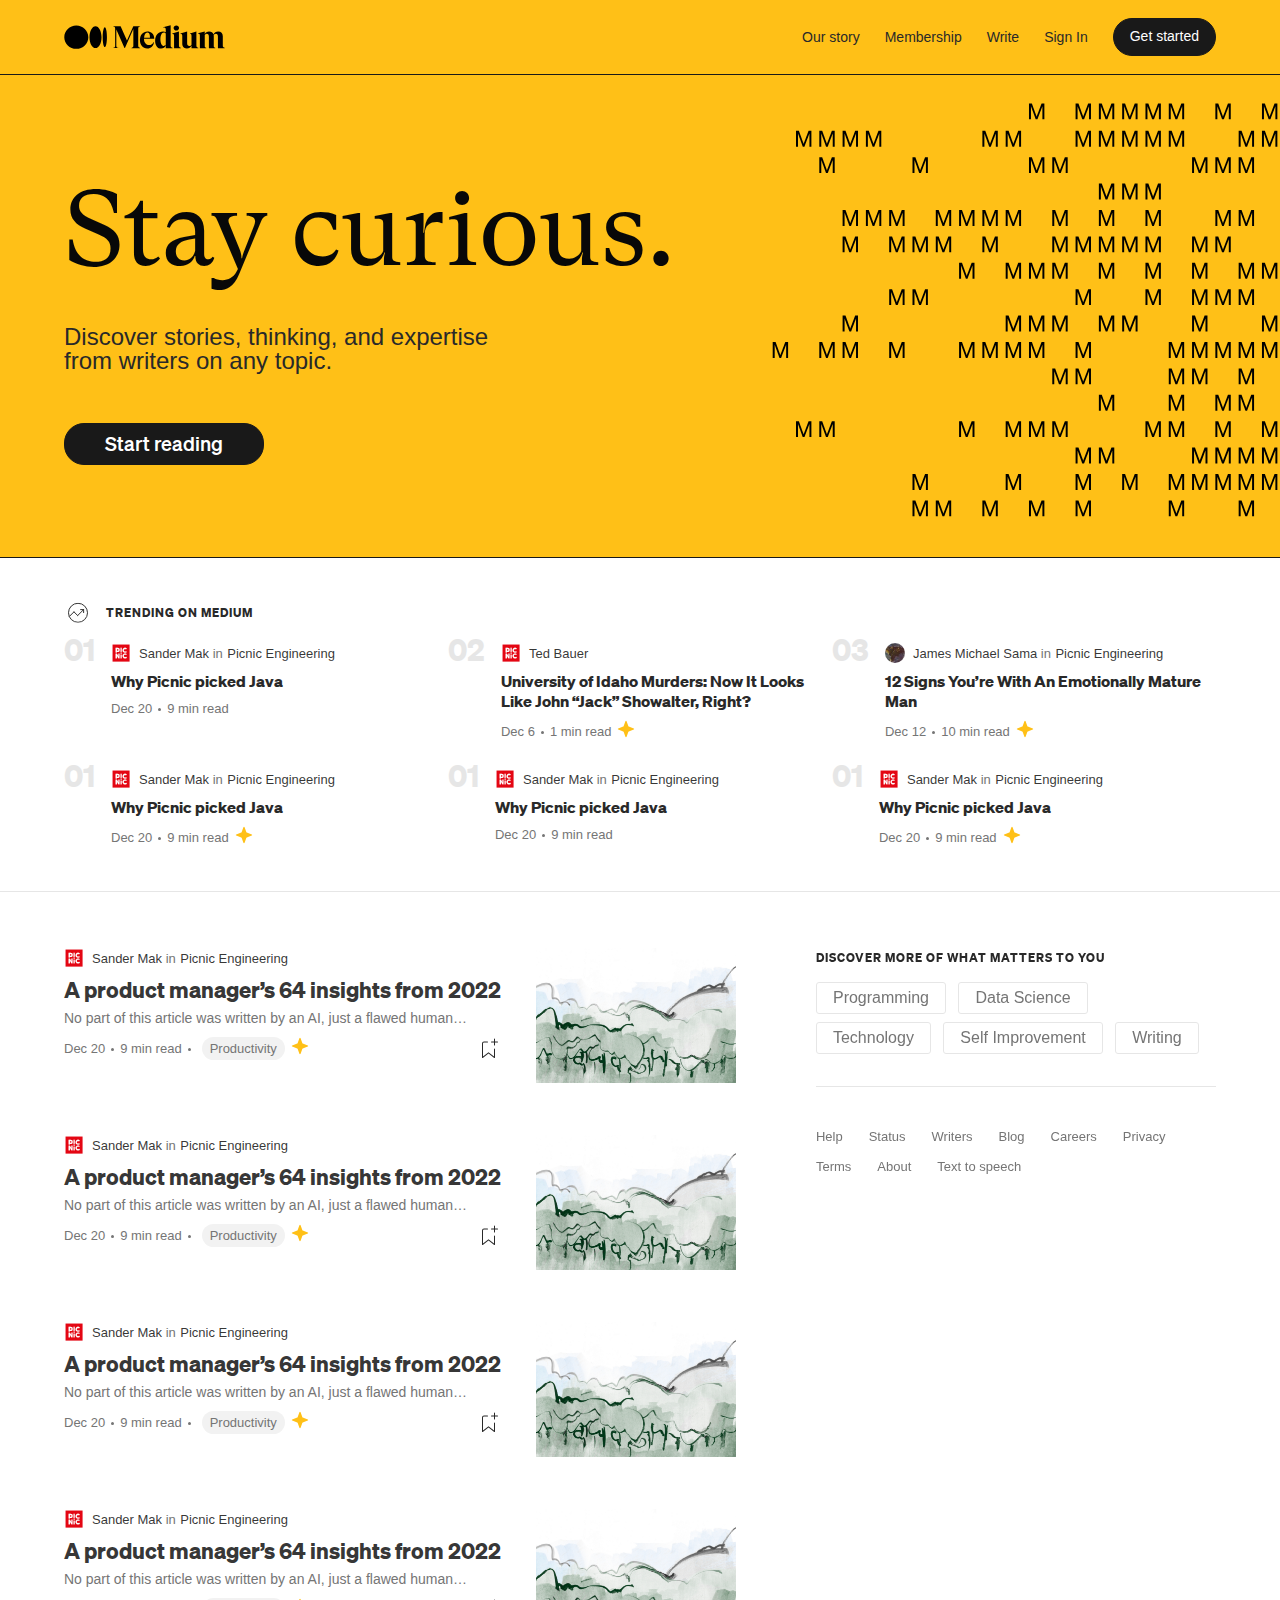
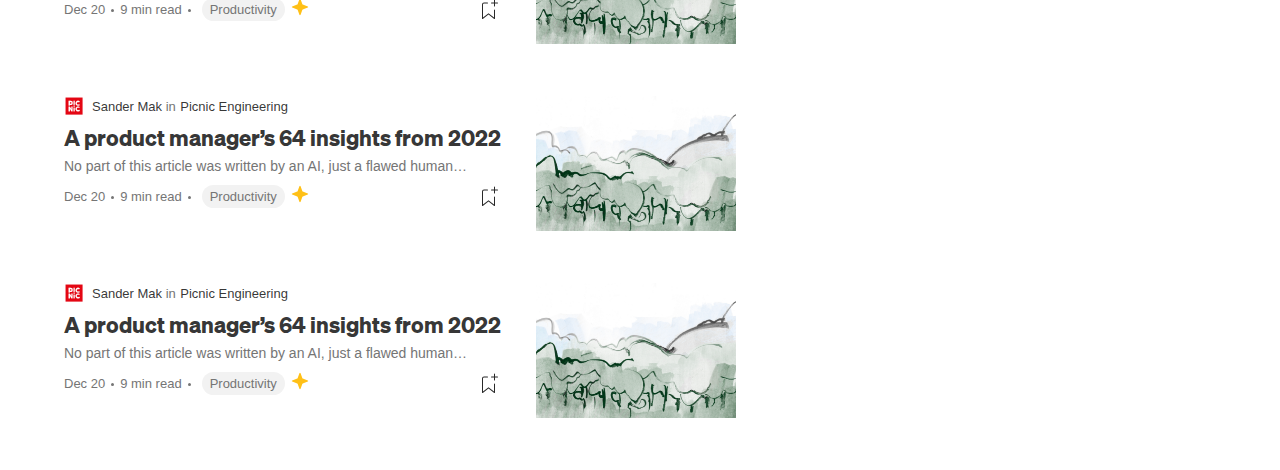
<file: medium.html>
<!DOCTYPE html>
<html lang="en">
  <head>
    <meta charset="UTF-8" />
    <meta http-equiv="X-UA-Compatible" content="IE=edge" />
    <meta name="viewport" content="width=device-width, initial-scale=1.0" />
    <title>Medium landing page</title>
    <link href="./styles.css" rel="stylesheet" />
  </head>
  <body>
    <div class="header-block">
      <header class="bg-yellow">
        <div class="container">
          <div class="navbar-wrapper">
            <img src="./assets/imgs/svg/logo.svg" alt="medium logo" />
            <div class="flex-center">
              <nav>
                <ul class="flex-center">
                  <li class="nav-link"><a href="#">Our story</a></li>
                  <li class="nav-link"><a href="#">Membership</a></li>
                  <li class="nav-link"><a href="#">Write</a></li>
                  <li class="nav-link"><a href="#">Sign In</a></li>
                </ul>
              </nav>
              <button id="header-btn" type="button" class="header-btn gray-btn">
                Get started
              </button>
            </div>
          </div>
        </div>
      </header>
    </div>
    <section class="hero-section">
      <div class="container">
        <div class="hero-content">
          <div class="left-hero-content">
            <h1>Stay curious.</h1>
            <p>
              Discover stories, thinking, and expertise from writers on any
              topic.
            </p>
            <button>Start reading</button>
          </div>
        </div>
      </div>
      <div class="img-position">
        <object id="mmSvg" type="image/svg+xml" data="./Msvg.svg">svg</object>
      </div>
    </section>
    <main>
      <section class="trending-section">
        <div class="container">
          <div class="section-heading">
            <img src="./assets/imgs/svg/trending.svg" alt="trending icon" />
            <span>Trending on Medium</span>
          </div>
          <div class="trending-post-container">
            <div class="col-4">
              <div>
                <h3>01</h3>
              </div>
              <div>
                <div class="treder-heading-block flex-center">
                  <a href="#"
                    ><img src="./assets/imgs/image21.png" alt="PIC Nic img"
                  /></a>
                  <div>
                    <span><a href="#">Sander Mak </a></span>
                    <span>in</span>
                    <span><a href="#">Picnic Engineering</a></span>
                  </div>
                </div>
                <div class="trending-text">
                  <a href="#">Why Picnic picked Java</a>
                </div>
                <div class="trending-info flex-center">
                  <div><span>Dec 20</span></div>
                  <div class="dot"></div>
                  <div><span> 9 min read</span></div>
                </div>
              </div>
            </div>
            <div class="col-4">
              <div>
                <h3>02</h3>
              </div>
              <div>
                <div class="treder-heading-block flex-center">
                  <a href="#"
                    ><img src="./assets/imgs/image21.png" alt="PIC Nic img"
                  /></a>
                  <div>
                    <span><a href="#"> Ted Bauer </a></span>
                  </div>
                </div>
                <div class="trending-text">
                  <a href="#"
                    >University of Idaho Murders: Now It Looks Like John “Jack”
                    Showalter, Right?</a
                  >
                </div>
                <div class="trending-info flex-center">
                  <div><span>Dec 6</span></div>
                  <div class="dot"></div>
                  <div><span>1 min read</span></div>
                  <div>
                    <a href="#"
                      ><img src="./assets/imgs/svg/star.svg" alt="star svg"
                    /></a>
                  </div>
                </div>
              </div>
            </div>
            <div class="col-4">
              <div>
                <h3>03</h3>
              </div>
              <div>
                <div class="treder-heading-block flex-center">
                  <a href="#"
                    ><img
                      class="round-avatar"
                      src="./assets/imgs/image01.jpeg"
                      alt="PIC Nic img"
                  /></a>
                  <div>
                    <span><a href="#">James Michael Sama </a></span>
                    <span>in</span>
                    <span><a href="#">Picnic Engineering</a></span>
                  </div>
                </div>
                <div class="trending-text">
                  <a href="#">12 Signs You’re With An Emotionally Mature Man</a>
                </div>
                <div class="trending-info flex-center">
                  <div><span>Dec 12</span></div>
                  <div class="dot"></div>
                  <div><span>10 min read</span></div>
                  <div>
                    <a href="#"
                      ><img src="./assets/imgs/svg/star.svg" alt="star svg"
                    /></a>
                  </div>
                </div>
              </div>
            </div>
            <div class="col-4">
              <div>
                <h3>01</h3>
              </div>
              <div>
                <div class="treder-heading-block flex-center">
                  <a href="#"
                    ><img src="./assets/imgs/image21.png" alt="PIC Nic img"
                  /></a>
                  <div>
                    <span><a href="#">Sander Mak </a></span>
                    <span>in</span>
                    <span><a href="#">Picnic Engineering</a></span>
                  </div>
                </div>
                <div class="trending-text">
                  <a href="#">Why Picnic picked Java</a>
                </div>
                <div class="trending-info flex-center">
                  <div><span>Dec 20</span></div>
                  <div class="dot"></div>
                  <div><span> 9 min read</span></div>
                  <div>
                    <a href="#"
                      ><img src="./assets/imgs/svg/star.svg" alt="star svg"
                    /></a>
                  </div>
                </div>
              </div>
            </div>
            <div class="col-4">
              <div>
                <h3>01</h3>
              </div>
              <div>
                <div class="treder-heading-block flex-center">
                  <a href="#"
                    ><img src="./assets/imgs/image21.png" alt="PIC Nic img"
                  /></a>
                  <div>
                    <span><a href="#">Sander Mak </a></span>
                    <span>in</span>
                    <span><a href="#">Picnic Engineering</a></span>
                  </div>
                </div>
                <div class="trending-text">
                  <a href="#">Why Picnic picked Java</a>
                </div>
                <div class="trending-info flex-center">
                  <div><span>Dec 20</span></div>
                  <div class="dot"></div>
                  <div><span> 9 min read</span></div>
                </div>
              </div>
            </div>
            <div class="col-4">
              <div>
                <h3>01</h3>
              </div>
              <div>
                <div class="treder-heading-block flex-center">
                  <a href="#"
                    ><img src="./assets/imgs/image21.png" alt="PIC Nic img"
                  /></a>
                  <div>
                    <span><a href="#">Sander Mak </a></span>
                    <span>in</span>
                    <span><a href="#">Picnic Engineering</a></span>
                  </div>
                </div>
                <div class="trending-text">
                  <a href="#">Why Picnic picked Java</a>
                </div>
                <div class="trending-info flex-center">
                  <div><span>Dec 20</span></div>
                  <div class="dot"></div>
                  <div><span> 9 min read</span></div>
                  <div>
                    <a href="#"
                      ><img src="./assets/imgs/svg/star.svg" alt="star svg"
                    /></a>
                  </div>
                </div>
              </div>
            </div>
          </div>
        </div>
      </section>
      <section class="bottom-section">
        <div class="container">
          <div class="bottom-wrapper">
            <div class="col-7">
              <div class="left-btm-block">
                <div class="left-text-wrapper">
                  <div class="treder-heading-block flex-center">
                    <a href="#"
                      ><img src="./assets/imgs/image21.png" alt="PIC Nic img"
                    /></a>
                    <div>
                      <span><a href="#">Sander Mak </a></span>
                      <span>in</span>
                      <span><a href="#">Picnic Engineering</a></span>
                    </div>
                  </div>
                  <a href="#"
                    ><p>A product manager’s 64 insights from 2022</p>
                    <p>
                      No part of this article was written by an AI, just a
                      flawed human…
                    </p></a
                  >
                  <div class="btm-time-label">
                    <div class="trending-info flex-center">
                      <div><span>Dec 20</span></div>
                      <div class="dot"></div>
                      <div><span> 9 min read</span></div>
                      <div class="dot"></div>
                      <div><a class="label-block">Productivity</a></div>
                      <div>
                        <a href="#"
                          ><img src="./assets/imgs/svg/star.svg" alt="star svg"
                        /></a>
                      </div>
                    </div>
                    <img
                      src="./assets/imgs/svg/bookmark.svg"
                      alt="bookmark icon"
                    />
                  </div>
                </div>
                <div class="right-img-block">
                  <a href="#"
                    ><img src="./assets/imgs/image14.png" alt="random img"
                  /></a>
                </div>
              </div>
              <div class="left-btm-block">
                <div class="left-text-wrapper">
                  <div class="treder-heading-block flex-center">
                    <a href="#"
                      ><img src="./assets/imgs/image21.png" alt="PIC Nic img"
                    /></a>
                    <div>
                      <span><a href="#">Sander Mak </a></span>
                      <span>in</span>
                      <span><a href="#">Picnic Engineering</a></span>
                    </div>
                  </div>
                  <a href="#"
                    ><p>A product manager’s 64 insights from 2022</p>
                    <p>
                      No part of this article was written by an AI, just a
                      flawed human…
                    </p></a
                  >
                  <div class="btm-time-label">
                    <div class="trending-info flex-center">
                      <div><span>Dec 20</span></div>
                      <div class="dot"></div>
                      <div><span> 9 min read</span></div>
                      <div class="dot"></div>
                      <div><a class="label-block">Productivity</a></div>
                      <div>
                        <a href="#"
                          ><img src="./assets/imgs/svg/star.svg" alt="star svg"
                        /></a>
                      </div>
                    </div>
                    <img
                      src="./assets/imgs/svg/bookmark.svg"
                      alt="bookmark icon"
                    />
                  </div>
                </div>
                <div class="right-img-block">
                  <a href="#"
                    ><img src="./assets/imgs/image14.png" alt="random img"
                  /></a>
                </div>
              </div>
              <div class="left-btm-block">
                <div class="left-text-wrapper">
                  <div class="treder-heading-block flex-center">
                    <a href="#"
                      ><img src="./assets/imgs/image21.png" alt="PIC Nic img"
                    /></a>
                    <div>
                      <span><a href="#">Sander Mak </a></span>
                      <span>in</span>
                      <span><a href="#">Picnic Engineering</a></span>
                    </div>
                  </div>
                  <a href="#"
                    ><p>A product manager’s 64 insights from 2022</p>
                    <p>
                      No part of this article was written by an AI, just a
                      flawed human…
                    </p></a
                  >
                  <div class="btm-time-label">
                    <div class="trending-info flex-center">
                      <div><span>Dec 20</span></div>
                      <div class="dot"></div>
                      <div><span> 9 min read</span></div>
                      <div class="dot"></div>
                      <div><a class="label-block">Productivity</a></div>
                      <div>
                        <a href="#"
                          ><img src="./assets/imgs/svg/star.svg" alt="star svg"
                        /></a>
                      </div>
                    </div>
                    <img
                      src="./assets/imgs/svg/bookmark.svg"
                      alt="bookmark icon"
                    />
                  </div>
                </div>
                <div class="right-img-block">
                  <a href="#"
                    ><img src="./assets/imgs/image14.png" alt="random img"
                  /></a>
                </div>
              </div>
              <div class="left-btm-block">
                <div class="left-text-wrapper">
                  <div class="treder-heading-block flex-center">
                    <a href="#"
                      ><img src="./assets/imgs/image21.png" alt="PIC Nic img"
                    /></a>
                    <div>
                      <span><a href="#">Sander Mak </a></span>
                      <span>in</span>
                      <span><a href="#">Picnic Engineering</a></span>
                    </div>
                  </div>
                  <a href="#"
                    ><p>A product manager’s 64 insights from 2022</p>
                    <p>
                      No part of this article was written by an AI, just a
                      flawed human…
                    </p></a
                  >
                  <div class="btm-time-label">
                    <div class="trending-info flex-center">
                      <div><span>Dec 20</span></div>
                      <div class="dot"></div>
                      <div><span> 9 min read</span></div>
                      <div class="dot"></div>
                      <div><a class="label-block">Productivity</a></div>
                      <div>
                        <a href="#"
                          ><img src="./assets/imgs/svg/star.svg" alt="star svg"
                        /></a>
                      </div>
                    </div>
                    <img
                      src="./assets/imgs/svg/bookmark.svg"
                      alt="bookmark icon"
                    />
                  </div>
                </div>
                <div class="right-img-block">
                  <a href="#"
                    ><img src="./assets/imgs/image14.png" alt="random img"
                  /></a>
                </div>
              </div>
              <div class="left-btm-block">
                <div class="left-text-wrapper">
                  <div class="treder-heading-block flex-center">
                    <a href="#"
                      ><img src="./assets/imgs/image21.png" alt="PIC Nic img"
                    /></a>
                    <div>
                      <span><a href="#">Sander Mak </a></span>
                      <span>in</span>
                      <span><a href="#">Picnic Engineering</a></span>
                    </div>
                  </div>
                  <a href="#"
                    ><p>A product manager’s 64 insights from 2022</p>
                    <p>
                      No part of this article was written by an AI, just a
                      flawed human…
                    </p></a
                  >
                  <div class="btm-time-label">
                    <div class="trending-info flex-center">
                      <div><span>Dec 20</span></div>
                      <div class="dot"></div>
                      <div><span> 9 min read</span></div>
                      <div class="dot"></div>
                      <div><a class="label-block">Productivity</a></div>
                      <div>
                        <a href="#"
                          ><img src="./assets/imgs/svg/star.svg" alt="star svg"
                        /></a>
                      </div>
                    </div>
                    <img
                      src="./assets/imgs/svg/bookmark.svg"
                      alt="bookmark icon"
                    />
                  </div>
                </div>
                <div class="right-img-block">
                  <a href="#"
                    ><img src="./assets/imgs/image14.png" alt="random img"
                  /></a>
                </div>
              </div>
              <div class="left-btm-block">
                <div class="left-text-wrapper">
                  <div class="treder-heading-block flex-center">
                    <a href="#"
                      ><img src="./assets/imgs/image21.png" alt="PIC Nic img"
                    /></a>
                    <div>
                      <span><a href="#">Sander Mak </a></span>
                      <span>in</span>
                      <span><a href="#">Picnic Engineering</a></span>
                    </div>
                  </div>
                  <a href="#"
                    ><p>A product manager’s 64 insights from 2022</p>
                    <p>
                      No part of this article was written by an AI, just a
                      flawed human…
                    </p></a
                  >
                  <div class="btm-time-label">
                    <div class="trending-info flex-center">
                      <div><span>Dec 20</span></div>
                      <div class="dot"></div>
                      <div><span> 9 min read</span></div>
                      <div class="dot"></div>
                      <div><a class="label-block">Productivity</a></div>
                      <div>
                        <a href="#"
                          ><img src="./assets/imgs/svg/star.svg" alt="star svg"
                        /></a>
                      </div>
                    </div>
                    <img
                      src="./assets/imgs/svg/bookmark.svg"
                      alt="bookmark icon"
                    />
                  </div>
                </div>
                <div class="right-img-block">
                  <a href="#"
                    ><img src="./assets/imgs/image14.png" alt="random img"
                  /></a>
                </div>
              </div>
            </div>
            <aside class="right-lable-tag">
              <div>
                <span>Discover more of what matters to you</span>
                <div class="tags-block">
                  <a href="#">Programming</a>
                  <a href="#">Data Science</a>
                  <a href="#">Technology</a>
                  <a href="#">Self Improvement</a>
                  <a href="#">Writing</a>
                </div>
                <div class="footer-section">
                  <ul>
                    <li><a href="#">Help</a></li>
                    <li><a href="#">Status</a></li>
                    <li><a href="#">Writers</a></li>
                    <li><a href="#">Blog</a></li>
                    <li><a href="#">Careers</a></li>
                    <li><a href="#">Privacy</a></li>
                    <li><a href="#">Terms</a></li>
                    <li><a href="#">About</a></li>
                    <li><a href="#">Text to speech</a></li>
                  </ul>
                </div>
              </div>
            </aside>
          </div>
        </div>
      </section>
    </main>
    <script src="./script.js"></script>
  </body>
</html>
</file>
<file: styles.css>
@font-face {
  font-family: "gt-super";
  src: url("./fonts/gt-super-400-normal.woff") format("woff");
}
@font-face {
  font-family: "sohne400";
  src: url("./fonts/sohne-400-normal.woff") format("woff");
}
@font-face {
  font-family: "sohne400";
  src: url("./fonts/sohne-500-normal.woff") format("woff");
}
@font-face {
  font-family: "sohne700";
  src: url("./fonts/sohne-700-normal.woff") format("woff");
}
*,
*::before,
*::after {
  box-sizing: border-box;
}
:root {
  --font-gt-super: gt-super, Georgia, Cambria, "Times New Roman", Times, serif;
  --font-sohne400: sohne400, "Helvetica Neue", Helvetica, Arial, sans-serif;
  --font-sohne500: sohne500, "Helvetica Neue", Helvetica, Arial, sans-serif;
  --font-sohne700: sohne700, "Helvetica Neue", Helvetica, Arial, sans-serif;
  --font-color: rgba(0, 0, 0, 0.8);
  --yellow-color: #ffc017;
  --nav-link-color: rgb(41, 41, 41);
  --darkgray-btn-border: rgba(25, 25, 25, 1);
}
body {
  font-family: var(--font-sohne500);
  margin: 0;
  color: var(--nav-link-color);
}
.container {
  max-width: 1320px;
  width: 100%;
  padding-inline: 64px;
  margin-inline: auto;
}
.flex-center {
  display: flex;
  align-items: center;
}
a {
  text-decoration: none;
}
.header-block {
  background-color: var(--yellow-color);
  height: 75px;
}
header {
  font-family: var(--font-sohne500);
  padding-block: 12px;
  border-bottom: 1px solid var(--darkgray-btn-border);
  position: fixed;
  width: 100%;
  z-index: 1;
  transition: all 0.3s linear;
}
.bg-yellow {
  background-color: var(--yellow-color);
}
.bg-white {
  background-color: white;
}
.header-background {
  background-color: white;
}
.navbar-wrapper {
  display: flex;
  align-items: center;
}
.navbar-wrapper img + div {
  margin-left: auto;
}
.flex-center nav ul {
  list-style-type: none;
}
.flex-center nav ul li a {
  color: var(--nav-link-color);
  font-family: var(--font-sohne500);
  font-size: 14px;
  margin-right: 25px;
}
.header-btn {
  color: white;
  padding-inline: 16px;
  padding-top: 7px;
  padding-bottom: 9px;
  border-radius: 20px;
  font-size: 14px;
  line-height: 20px;
  cursor: pointer;
}
.gray-btn {
  background-color: var(--darkgray-btn-border);
  border: 1px solid var(--darkgray-btn-border);
  transition: all 0.3s linear;
}
.green-btn {
  background-color: rgb(26, 137, 23);
  border: 1px solid rgb(26, 137, 23);
  transition: all 0.3s linear;
}
.navbar-wrapper .flex-center button:hover {
  background-color: rgb(8, 8, 8);
}
.hero-section {
  background-color: var(--yellow-color);
  border-bottom: 1px solid var(--darkgray-btn-border);
  position: relative;
}
.hero-content {
  display: flex;
  align-items: center;
  justify-content: space-between;
}
.hero-content .left-hero-content {
  padding-block: 92px;
}
.img-position {
  position: absolute;
  top: 0;
  right: 0;
}
.left-hero-content h1 {
  font-size: 106px;
  font-family: var(--font-gt-super);
  font-weight: 400;
  color: rgb(8, 8, 8);
  margin-block: 0;
}
.left-hero-content p {
  font-size: 24px;
  font-family: var(--font-sohne500);
  line-height: 24px;
  margin-top: 35px;
  margin-bottom: 50px;
  max-width: 440px;
}
.left-hero-content button {
  background-color: var(--darkgray-btn-border);
  color: white;
  border: 1px solid var(--darkgray-btn-border);
  padding: 7px 20px 9px;
  border-radius: 20px;
  font-size: 20px;
  line-height: 24px;
  cursor: pointer;
  font-family: var(--font-sohne400);
  max-width: 200px;
  width: 100%;
}
.trending-section {
  padding-top: 40px;
  padding-bottom: 40px;
  border-bottom: 1px solid rgba(230, 230, 230, 1);
}
.section-heading {
  margin-bottom: 16px;
}
.section-heading img,
.section-heading span {
  vertical-align: middle;
}
.section-heading span {
  text-transform: uppercase;
  letter-spacing: 1px;
  line-height: 16px;
  font-size: 12px;
  font-family: var(--font-sohne700);
  margin-left: 10px;
}
.trending-post-container {
  display: flex;
  flex-wrap: wrap;
  row-gap: 24px;
}
.col-4 {
  max-width: 33.3333%;
  width: 100%;
  display: flex;
  align-items: flex-start;
}
.col-4 > div h3 {
  color: rgb(230, 230, 230);
  font-size: 30px;
  line-height: 36px;
  font-family: var(--font-sohne700);
  margin-top: -12px;
  margin-right: 16px;
}

.treder-heading-block > a {
  width: 20px;
  height: 20px;
  margin-right: 8px;
}
.treder-heading-block > a img {
  width: 20px;
  height: 20px;
}
.treder-heading-block > div span a {
  color: var(--font-color);
  font-size: 13px;
}
.treder-heading-block > div span {
  color: rgb(117, 117, 117);
  font-size: 13px;
}
.trending-text {
  margin-block: 8px;
}
.trending-text a {
  color: var(--nav-link-color);
  font-size: 16px;
  font-family: var(--font-sohne700);
  line-height: 20px;
}
.trending-info {
  color: rgb(117, 117, 117);
  font-size: 13px;
  line-height: 20px;
}
.trending-info div a {
  margin-left: 5px;
}
.dot {
  margin-inline: 6px;
  width: 3px;
  height: 3px;
  border-radius: 50%;
  background-color: rgb(117, 117, 117);
}
.round-avatar {
  border-radius: 50%;
}
.bottom-section {
  padding-top: 56px;
}
.bottom-wrapper {
  display: flex;
}
.left-text-wrapper a > p:first-child {
  color: var(--font-color);
  font-size: 22px;
  font-family: var(--font-sohne700);
  line-height: 28px;
  margin-top: 8px;
  margin-bottom: 4px;
}
.left-text-wrapper a > p:last-child {
  color: rgb(117, 117, 117);
  font-size: 14px;
  font-family: var(--font-sohne500);
  line-height: 20px;
  margin-bottom: 8px;
  margin-top: 0;
  text-overflow: ellipsis;
}
.col-7 {
  max-width: 58.33%;
  width: 100%;
}
.left-btm-block {
  display: flex;
  justify-content: space-between;

  margin-bottom: 48px;
}
.right-lable-tag {
  max-width: 41.66%;
  width: 100%;
  padding-left: 5em;
}
.right-lable-tag div {
  position: sticky;
  top: 107px;
}
.right-img-block a img {
  width: 200px;
  height: 135px;
}
.btm-time-label {
  display: flex;
  justify-content: space-between;
}
.trending-info div a.label-block {
  background-color: rgb(242, 242, 242);
  color: rgb(117, 117, 117);
  font-size: 13px;
  line-height: 20px;
  padding: 4px 8px;
  border-radius: 20px;
  cursor: pointer;
  transition: all 0.3s linear;
}
.trending-info div a.label-block:hover {
  background-color: rgb(230, 230, 230);
}
.right-lable-tag span {
  text-transform: uppercase;
  letter-spacing: 1px;
  line-height: 16px;
  font-size: 12px;
  font-family: var(--font-sohne700);
}
.tags-block {
  margin-top: 16px;
  padding-bottom: 24px;
  border-bottom: 1px solid rgba(230, 230, 230, 1);
}
.tags-block a {
  padding: 6px 16px;
  border: 1px solid rgba(230, 230, 230, 1);
  border-radius: 3px;
  margin-bottom: 8px;
  margin-right: 8px;
  color: rgb(117, 117, 117);
  display: inline-block;
}
.footer-section {
  padding-block: 24px;
}
.footer-section ul {
  list-style-type: none;
  display: flex;
  align-items: center;
  flex-wrap: wrap;
  padding-left: 0;
}
.footer-section ul li {
  margin-right: 26px;
  margin-bottom: 10px;
}
.footer-section ul li a {
  color: rgb(117, 117, 117);
  font-size: 13px;
  line-height: 20px;
}
</file>
